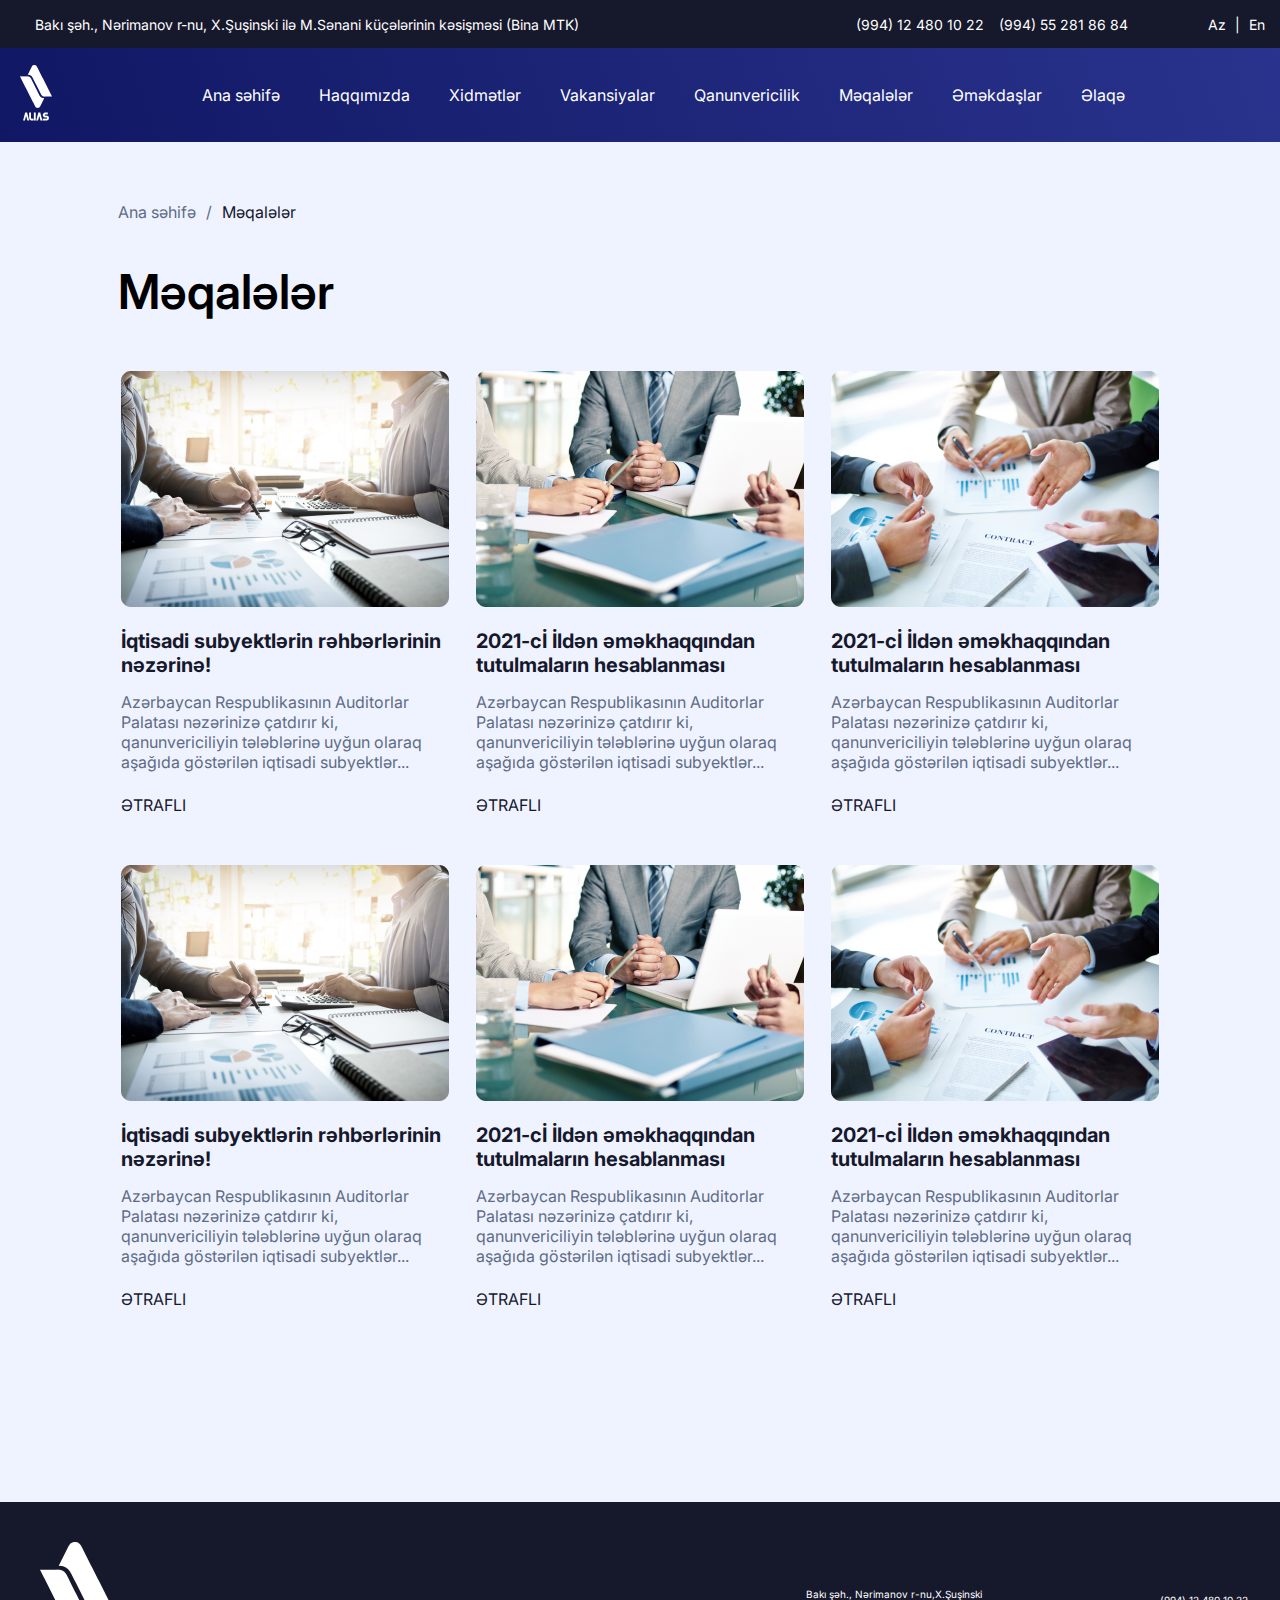
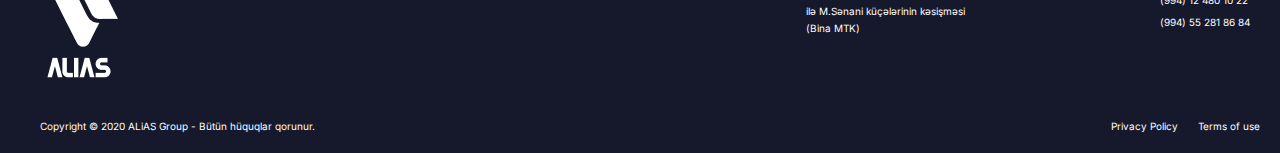
<file: index.html>
<!DOCTYPE html>
<html lang="en">
  <head>
    <meta charset="UTF-8" />
    <meta http-equiv="X-UA-Compatible" content="IE=edge" />
    <meta name="viewport" content="width=device-width, initial-scale=1.0" />
    <title>Document</title>
    <link rel="stylesheet" href="./assets/css/style.css" />
    <link rel="stylesheet" href="./assets/css/global.css" />
    <link rel="stylesheet" href="./assets/css/mobile.css" />

    <link
      href="https://fonts.googleapis.com/css2?family=Inter:wght@100;200;300;400;700;800;900&display=swap"
      rel="stylesheet"
    />
    <link
      rel="stylesheet"
      href="https://cdnjs.cloudflare.com/ajax/libs/font-awesome/6.4.0/css/all.min.css"
      integrity="sha512-iecdLmaskl7CVkqkXNQ/ZH/XLlvWZOJyj7Yy7tcenmpD1ypASozpmT/E0iPtmFIB46ZmdtAc9eNBvH0H/ZpiBw=="
      crossorigin="anonymous"
      referrerpolicy="no-referrer"
    />
  </head>
  <body>
    <div class="nav-top">

<div class="hamburger">
   <button class="menu-btn" onclick="openMenu()">
        <i class="fa-solid fa-bars"></i>
      </button>
      <div class="menu">
        <button class="close-btn" onclick="closeMenu()">
          <i class="fa-solid fa-xmark"></i>
        </button>
           <div class="nav-link">
        <ul class="min-menu">
          <li><a href="#">Ana səhifə</a></li>
          <li><a href="#">Haqqımızda</a></li>
          <li><a href="#">Xidmətlər</a></li>
          <li><a href="#">Vakansiyalar</a></li>
          <li><a href="#">Qanunvericilik</a></li>
          <li><a href="#">Məqalələr</a></li>
          <li><a href="./partner.html">Əməkdaşlar</a></li>
          <li><a href="#">Əlaqə</a></li>
        </ul>
      </div>
      </div></div>
     
      <span> <i class="fa-brands fa-whatsapp"></i> </span>

      <div class="left">
        <i class="fa-solid fa-location-dot"></i>
        <p>
          Bakı şəh., Nərimanov r-nu, X.Şuşinski ilə M.Sənani küçələrinin
          kəsişməsi (Bina MTK)
        </p>
      </div>
      <div class="right">
        
        <i class="fa-solid fa-phone"></i>
        <p>(994) 12 480 10 22</p>
        <p>(994) 55 281 86 84</p>
        <i class="fa-brands fa-whatsapp"></i>
        <p>
          <a href="#">Az</a>
          <span>|</span>

          <a href="#">En</a>
        </p>
      </div>
    </div>

    <div class="nav-bar">
      <a href="#"> <img src="./assets/images/Group 1.png" /> </a>

      <div class="list">
        <ul class="menu-items">
          <li><a href="#">Ana səhifə</a></li>
          <li><a href="#">Haqqımızda</a></li>
          <li><a href="#">Xidmətlər</a></li>
          <li><a href="#">Vakansiyalar</a></li>
          <li><a href="#">Qanunvericilik</a></li>
          <li><a href="#">Məqalələr</a></li>
          <li><a href="./partner.html">Əməkdaşlar</a></li>
          <li><a href="#">Əlaqə</a></li>
        </ul>
       <a href="#"><i class="fa-solid fa-magnifying-glass"></i></a> 
      </div>
    </div>

    <div id="container">
      <ul>
        <li><a href="#">Ana səhifə</a></li>
        <span>/</span>
        <li><a class="bold" href="#">Məqalələr</a></li>
      </ul>

      <h2>Məqalələr</h2>

      <div class="content">
        <div class="item">
          <img src="./assets/images/Rectangle 122.png" alt="" />
          <h3>İqtisadi subyektlərin rəhbərlərinin nəzərinə!</h3>
          <p>
            Azərbaycan Respublikasının Auditorlar Palatası nəzərinizə çatdırır
            ki, qanunvericiliyin tələblərinə uyğun olaraq aşağıda göstərilən
            iqtisadi subyektlər...
          </p>
          <a href="./daxil.html">ƏTRAFLI <i class="fa-solid fa-angle-right"></i></a>
        </div>
        <div class="item">
          <img src="./assets/images/Rectangle 125.png" alt="" />
          <h3>2021-cİ İldən əməkhaqqından tutulmaların hesablanması</h3>
          <p>
            Azərbaycan Respublikasının Auditorlar Palatası nəzərinizə çatdırır
            ki, qanunvericiliyin tələblərinə uyğun olaraq aşağıda göstərilən
            iqtisadi subyektlər...
          </p>
          <a href="#">ƏTRAFLI <i class="fa-solid fa-angle-right"></i></a>
        </div>
        <div class="item">
          <img src="./assets/images/Rectangle 126.png" alt="" />
          <h3>2021-cİ İldən əməkhaqqından tutulmaların hesablanması</h3>
          <p>
            Azərbaycan Respublikasının Auditorlar Palatası nəzərinizə çatdırır
            ki, qanunvericiliyin tələblərinə uyğun olaraq aşağıda göstərilən
            iqtisadi subyektlər...
          </p>
          <a href="#">ƏTRAFLI <i class="fa-solid fa-angle-right"></i></a>
        </div>
        <div class="item">
          <img src="./assets/images/Rectangle 122.png" alt="" />
          <h3>İqtisadi subyektlərin rəhbərlərinin nəzərinə!</h3>
          <p>
            Azərbaycan Respublikasının Auditorlar Palatası nəzərinizə çatdırır
            ki, qanunvericiliyin tələblərinə uyğun olaraq aşağıda göstərilən
            iqtisadi subyektlər...
          </p>
          <a href="#">ƏTRAFLI <i class="fa-solid fa-angle-right"></i></a>
        </div>
        <div class="item">
          <img src="./assets/images/Rectangle 125.png" alt="" />
          <h3>2021-cİ İldən əməkhaqqından tutulmaların hesablanması</h3>
          <p>
            Azərbaycan Respublikasının Auditorlar Palatası nəzərinizə çatdırır
            ki, qanunvericiliyin tələblərinə uyğun olaraq aşağıda göstərilən
            iqtisadi subyektlər...
          </p>
          <a href="#">ƏTRAFLI <i class="fa-solid fa-angle-right"></i></a>
        </div>
        <div class="item">
          <img src="./assets/images/Rectangle 126.png" alt="" />
          <h3>2021-cİ İldən əməkhaqqından tutulmaların hesablanması</h3>
          <p>
            Azərbaycan Respublikasının Auditorlar Palatası nəzərinizə çatdırır
            ki, qanunvericiliyin tələblərinə uyğun olaraq aşağıda göstərilən
            iqtisadi subyektlər...
          </p>
          <a href="#">ƏTRAFLI <i class="fa-solid fa-angle-right"></i></a>
        </div>
      </div>
    </div>

    <footer id="footer">
      <div class="top">
        <div class="icon">
          <a href="#"> <img src="./assets/images/Group 3318.png" alt="" /> </a>
        </div>
        <div class="location">
          <span> <i class="fa-solid fa-location-dot"></i> </span>
          <ol>
            <li>Bakı şəh., Nərimanov r-nu,X.Şuşinski</li>
            <li>ilə M.Sənani küçələrinin kəsişməsi</li>
            <li>(Bina MTK)</li>
          </ol>
        </div>
        <div class="phone">
          <span> <i class="fa-solid fa-phone"></i> </span>

          <ol>
            <li>(994) 12 480 10 22</li>
            <li>(994) 55 281 86 84</li>
          </ol>
        </div>
      </div>
      <div class="menu-alt">
        <ul class="menu-items">
          <li><a href="#">Haqqımızda</a></li>
          <li><a href="#">Xidmətlər</a></li>
          <li><a href="#">Vakansiyalar</a></li>
          <li><a href="#">Qanunvericilik</a></li>
          <li><a href="#">Məqalələr</a></li>
          <li><a href="#">Əlaqə</a></li>
        </ul>

        <div class="location">
          <span> <i class="fa-solid fa-location-dot"></i> </span>
          <ol>
            <li>Bakı şəh., Nərimanov r-nu,X.Şuşinski</li>
            <li>ilə M.Sənani küçələrinin kəsişməsi</li>
            <li>(Bina MTK)</li>
          </ol>
        </div>
        <div class="phone">
          <span> <i class="fa-solid fa-phone"></i> </span>

          <ol>
            <li>(994) 12 480 10 22</li>
            <li>(994) 55 281 86 84</li>
          </ol>
        </div>
      </div>
      </div>
      <div class="bottom">
        <div class="copyright">
          Copyright © 2020 ALiAS Group - Bütün hüquqlar qorunur.
        </div>
        <div class="support">
          <span><a href="#">Privacy Policy</a> </span>
          <span> <a href="#">Terms of use</a> </span>
        </div>
      </div>
    </footer>


    <script src="./assets/js/app.js"></script>
  </body>
</html>
</file>
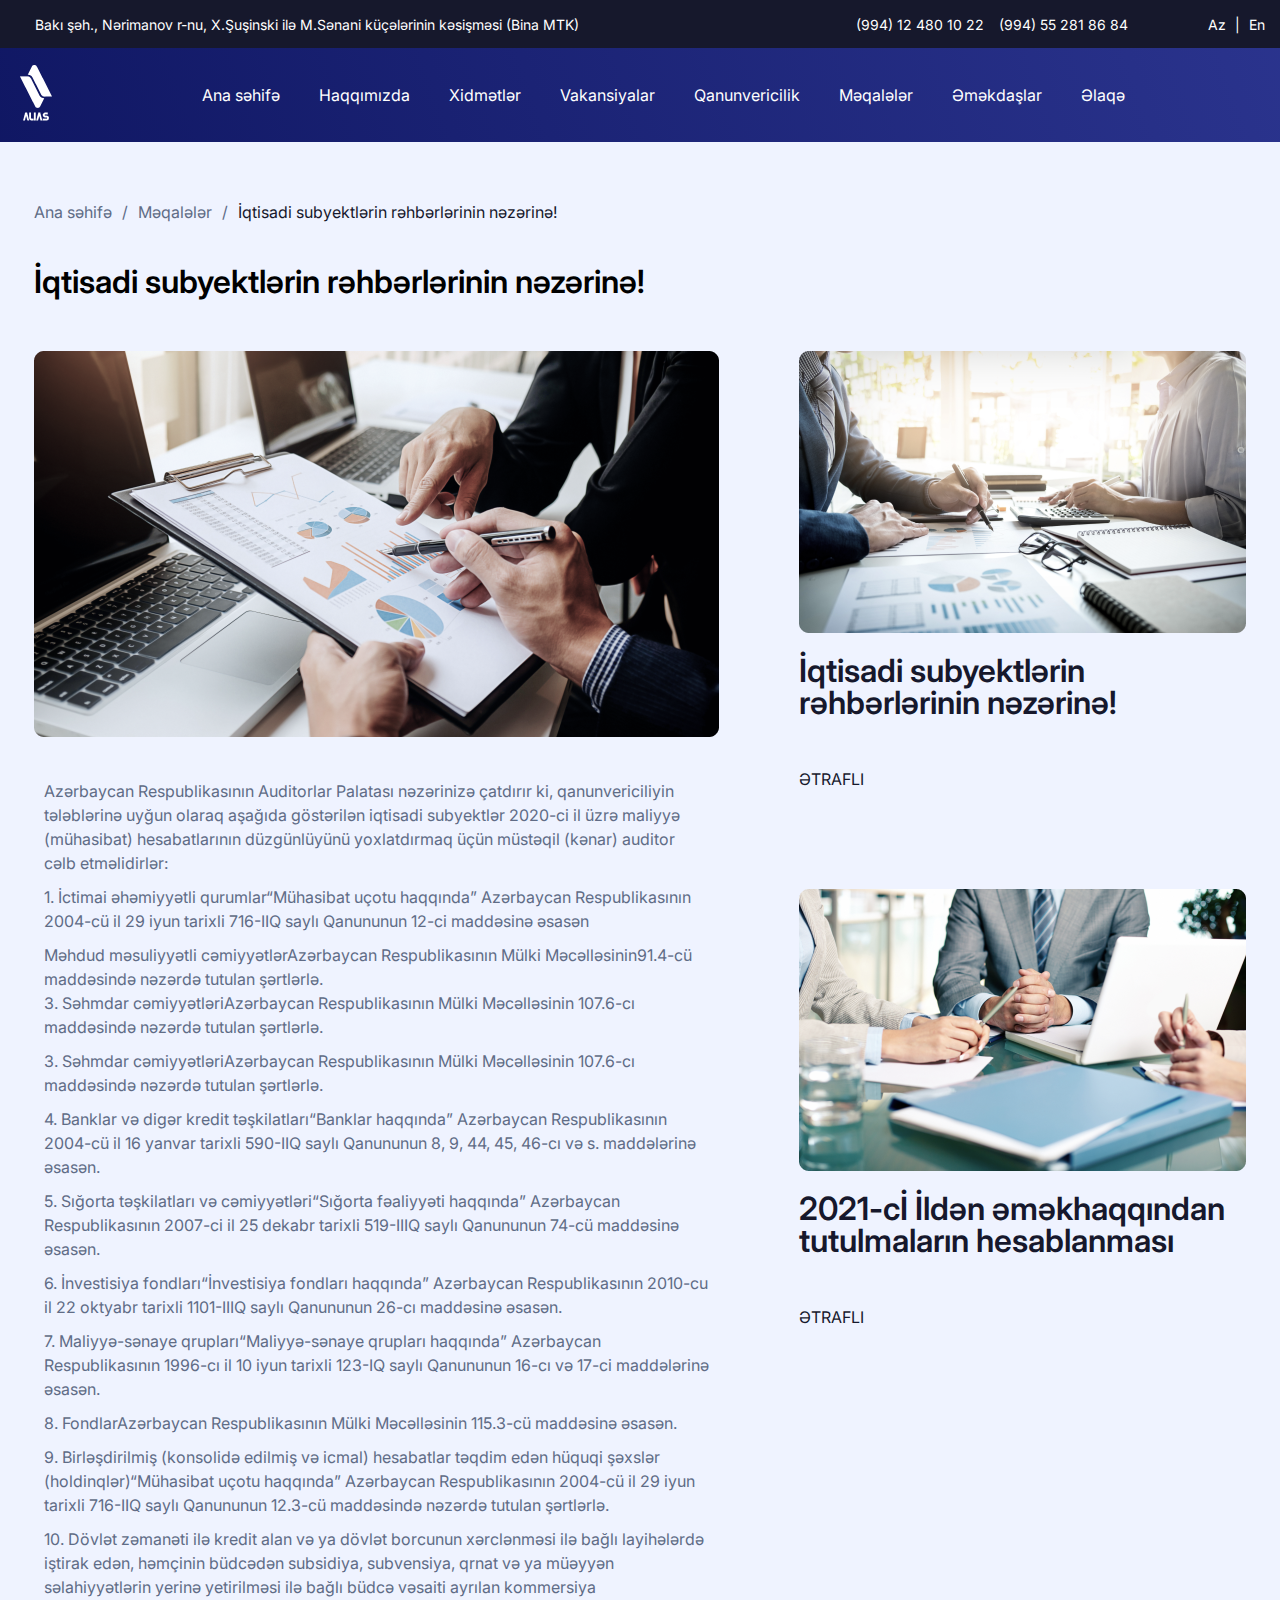
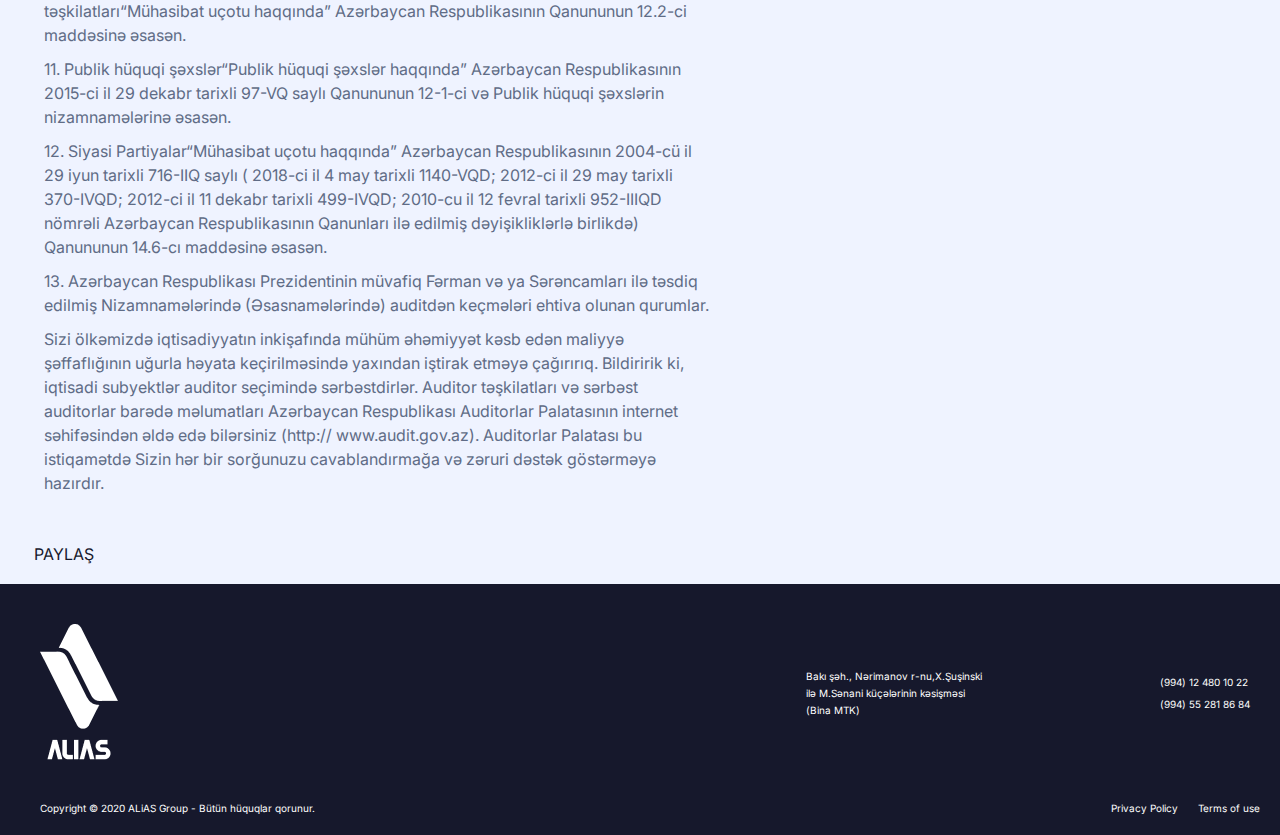
<file: daxil.html>
<!DOCTYPE html>
<html lang="en">
  <head>
    <meta charset="UTF-8" />
    <meta http-equiv="X-UA-Compatible" content="IE=edge" />
    <meta name="viewport" content="width=device-width, initial-scale=1.0" />
    <title>Document</title>
    <link rel="stylesheet" href="./assets/css/daxil.css" />
    <link rel="stylesheet" href="./assets/css/global.css" />
    <link rel="stylesheet" href="./assets/css/d-mobile.css" />

    <link
      href="https://fonts.googleapis.com/css2?family=Inter:wght@100;200;300;400;700;800;900&display=swap"
      rel="stylesheet"
    />
    <link
      rel="stylesheet"
      href="https://cdnjs.cloudflare.com/ajax/libs/font-awesome/6.4.0/css/all.min.css"
      integrity="sha512-iecdLmaskl7CVkqkXNQ/ZH/XLlvWZOJyj7Yy7tcenmpD1ypASozpmT/E0iPtmFIB46ZmdtAc9eNBvH0H/ZpiBw=="
      crossorigin="anonymous"
      referrerpolicy="no-referrer"
    />
  </head>
  <body>
    <div class="nav-top">

      <div class="hamburger">
         <button class="menu-btn" onclick="openMenu()">
              <i class="fa-solid fa-bars"></i>
            </button>
            <div class="menu">
              <button class="close-btn" onclick="closeMenu()">
                <i class="fa-solid fa-xmark"></i>
              </button>
                 <div class="nav-link">
              <ul class="min-menu">
                <li><a href="#">Ana səhifə</a></li>
                <li><a href="#">Haqqımızda</a></li>
                <li><a href="#">Xidmətlər</a></li>
                <li><a href="#">Vakansiyalar</a></li>
                <li><a href="#">Qanunvericilik</a></li>
                <li><a href="./index.html">Məqalələr</a></li>
                <li><a href="./partner.html">Əməkdaşlar</a></li>
                <li><a href="#">Əlaqə</a></li>
              </ul>
            </div>
            </div></div>
           
            <span> <i class="fa-brands fa-whatsapp"></i> </span>
      
            <div class="left">
              <i class="fa-solid fa-location-dot"></i>
              <p>
                Bakı şəh., Nərimanov r-nu, X.Şuşinski ilə M.Sənani küçələrinin
                kəsişməsi (Bina MTK)
              </p>
            </div>
            <div class="right">
              
              <i class="fa-solid fa-phone"></i>
              <p>(994) 12 480 10 22</p>
              <p>(994) 55 281 86 84</p>
              <i class="fa-brands fa-whatsapp"></i>
              <p>
                <a href="#">Az</a>
                <span>|</span>
      
                <a href="#">En</a>
              </p>
            </div>
          </div>

    <div class="nav-bar">
      <a href="#"> <img src="./assets/images/Group 1.png" /> </a>

      <div class="list">
        <ul class="menu-items">
          <li><a href="#">Ana səhifə</a></li>
          <li><a href="#">Haqqımızda</a></li>
          <li><a href="#">Xidmətlər</a></li>
          <li><a href="#">Vakansiyalar</a></li>
          <li><a href="#">Qanunvericilik</a></li>
          <li><a href="./index.html">Məqalələr</a></li>
          <li><a href="./partner.html">Əməkdaşlar</a></li>
          <li><a href="#">Əlaqə</a></li>
        </ul>
       <a href="#"><i class="fa-solid fa-magnifying-glass"></i></a> 
      </div>
    </div>

    <div id="container">
      <ul>
        <li><a href="#">Ana səhifə</a></li>
        <span> / </span>
        <li><a href="./index.html">Məqalələr</a></li>
        <span> / </span>
        <li>
          <a class="third" href="#"
            >İqtisadi subyektlərin rəhbərlərinin nəzərinə!
          </a>
        </li>
      </ul>

      <h3 class="first">İqtisadi subyektlərin rəhbərlərinin nəzərinə!</h3>

      <div class="main">
        <div class="left-side">
          <img src="./assets/images/Rectangle 121.png" alt="" />

          <ol class="content">
            <li>
              Azərbaycan Respublikasının Auditorlar Palatası nəzərinizə çatdırır
              ki, qanunvericiliyin tələblərinə uyğun olaraq aşağıda göstərilən
              iqtisadi subyektlər 2020-ci il üzrə maliyyə (mühasibat)
              hesabatlarının düzgünlüyünü yoxlatdırmaq üçün müstəqil (kənar)
              auditor cəlb etməlidirlər:
            </li>
            <li>
              1. İctimai əhəmiyyətli qurumlar“Mühasibat uçotu haqqında”
              Azərbaycan Respublikasının 2004-cü il 29 iyun tarixli 716-IIQ
              saylı Qanununun 12-ci maddəsinə əsasən
            </li>
            <li>
              Məhdud məsuliyyətli cəmiyyətlərAzərbaycan Respublikasının Mülki
              Məcəlləsinin91.4-cü maddəsində nəzərdə tutulan şərtlərlə. <br />3.
              Səhmdar cəmiyyətləriAzərbaycan Respublikasının Mülki Məcəlləsinin
              107.6-cı maddəsində nəzərdə tutulan şərtlərlə.
            </li>
            <li>
              3. Səhmdar cəmiyyətləriAzərbaycan Respublikasının Mülki
              Məcəlləsinin 107.6-cı maddəsində nəzərdə tutulan şərtlərlə.
            </li>
            <li>
              4. Banklar və digər kredit təşkilatları“Banklar haqqında”
              Azərbaycan Respublikasının 2004-cü il 16 yanvar tarixli 590-IIQ
              saylı Qanununun 8, 9, 44, 45, 46-cı və s. maddələrinə əsasən.
            </li>
            <li>
              5. Sığorta təşkilatları və cəmiyyətləri“Sığorta fəaliyyəti
              haqqında” Azərbaycan Respublikasının 2007-ci il 25 dekabr tarixli
              519-IIIQ saylı Qanununun 74-cü maddəsinə əsasən.
            </li>
            <li>
              6. İnvestisiya fondları“İnvestisiya fondları haqqında” Azərbaycan
              Respublikasının 2010-cu il 22 oktyabr tarixli 1101-IIIQ saylı
              Qanununun 26-cı maddəsinə əsasən.
            </li>
            <li>
              7. Maliyyə-sənaye qrupları“Maliyyə-sənaye qrupları haqqında”
              Azərbaycan Respublikasının 1996-cı il 10 iyun tarixli 123-IQ saylı
              Qanununun 16-cı və 17-ci maddələrinə əsasən.
            </li>
            <li>
              8. FondlarAzərbaycan Respublikasının Mülki Məcəlləsinin 115.3-cü
              maddəsinə əsasən.
            </li>
            <li>
              9. Birləşdirilmiş (konsolidə edilmiş və icmal) hesabatlar təqdim
              edən hüquqi şəxslər (holdinqlər)“Mühasibat uçotu haqqında”
              Azərbaycan Respublikasının 2004-cü il 29 iyun tarixli 716-IIQ
              saylı Qanununun 12.3-cü maddəsində nəzərdə tutulan şərtlərlə.
            </li>
            <li>
              10. Dövlət zəmanəti ilə kredit alan və ya dövlət borcunun
              xərclənməsi ilə bağlı layihələrdə iştirak edən, həmçinin büdcədən
              subsidiya, subvensiya, qrnat və ya müəyyən səlahiyyətlərin yerinə
              yetirilməsi ilə bağlı büdcə vəsaiti ayrılan kommersiya
              təşkilatları“Mühasibat uçotu haqqında” Azərbaycan Respublikasının
              Qanununun 12.2-ci maddəsinə əsasən.
            </li>
            <li>
              11. Publik hüquqi şəxslər“Publik hüquqi şəxslər haqqında”
              Azərbaycan Respublikasının 2015-ci il 29 dekabr tarixli 97-VQ
              saylı Qanununun 12-1-ci və Publik hüquqi şəxslərin nizamnamələrinə
              əsasən.
            </li>
            <li>
              12. Siyasi Partiyalar“Mühasibat uçotu haqqında” Azərbaycan
              Respublikasının 2004-cü il 29 iyun tarixli 716-IIQ saylı ( 2018-ci
              il 4 may tarixli 1140-VQD; 2012-ci il 29 may tarixli 370-IVQD;
              2012-ci il 11 dekabr tarixli 499-IVQD; 2010-cu il 12 fevral
              tarixli 952-IIIQD nömrəli Azərbaycan Respublikasının Qanunları ilə
              edilmiş dəyişikliklərlə birlikdə) Qanununun 14.6-cı maddəsinə
              əsasən.
            </li>
            <li>
              13. Azərbaycan Respublikası Prezidentinin müvafiq Fərman və ya
              Sərəncamları ilə təsdiq edilmiş Nizamnamələrində (Əsasnamələrində)
              auditdən keçmələri ehtiva olunan qurumlar.
            </li>
            <li>
              Sizi ölkəmizdə iqtisadiyyatın inkişafında mühüm əhəmiyyət kəsb
              edən maliyyə şəffaflığının uğurla həyata keçirilməsində yaxından
              iştirak etməyə çağırırıq. Bildiririk ki, iqtisadi subyektlər
              auditor seçimində sərbəstdirlər. Auditor təşkilatları və sərbəst
              auditorlar barədə məlumatları Azərbaycan Respublikası Auditorlar
              Palatasının internet səhifəsindən əldə edə bilərsiniz (http://
              www.audit.gov.az). Auditorlar Palatası bu istiqamətdə Sizin hər
              bir sorğunuzu cavablandırmağa və zəruri dəstək göstərməyə
              hazırdır.
            </li>
          </ol>
        </div>
        <div class="right-side">
          <div class="box">
            <img src="./assets/images/Rectangle 122.1.png" alt="" />
            <h3 class="bir">İqtisadi subyektlərin rəhbərlərinin nəzərinə!</h3>
            <a class="link1" href="#"
              >ƏTRAFLI <i class="fa-solid fa-angle-right"></i
            ></a>
          </div>
          <div class="box">
            <img src="./assets/images/Rectangle 124.png" alt="" />
            <h3 class="iki">2021-cİ İldən əməkhaqqından tutulmaların hesablanması</h3>
            <a class="link2" href="#"
              >ƏTRAFLI <i class="fa-solid fa-angle-right"></i
            ></a>
          </div>
        </div>
      </div>

      <div class="social">
        <a href="#">Paylaş</a>
        <div>
          <span
            ><a href="https://www.facebook.com/"
              ><i class="fa-brands fa-facebook-f"></i
            ></a>
          </span>
          <span
            ><a href="https://twitter.com/"
              ><i class="fa-brands fa-twitter"></i
            ></a>
          </span>
        </div>
      </div>
    </div>

    <footer id="footer">
      <div class="top">
        <div class="icon">
          <a href="#"> <img src="./assets/images/Group 3318.png" alt="" /> </a>
        </div>
        <div class="location">
          <span> <i class="fa-solid fa-location-dot"></i> </span>
          <ol>
            <li>Bakı şəh., Nərimanov r-nu,X.Şuşinski</li>
            <li>ilə M.Sənani küçələrinin kəsişməsi</li>
            <li>(Bina MTK)</li>
          </ol>
        </div>
        <div class="phone">
          <span> <i class="fa-solid fa-phone"></i> </span>

          <ol>
            <li>(994) 12 480 10 22</li>
            <li>(994) 55 281 86 84</li>
          </ol>
        </div>
      </div>
      <div class="menu-alt">
        <ul class="menu-items">
          <li><a href="#">Haqqımızda</a></li>
          <li><a href="#">Xidmətlər</a></li>
          <li><a href="#">Vakansiyalar</a></li>
          <li><a href="#">Qanunvericilik</a></li>
          <li><a href="#">Məqalələr</a></li>
          <li><a href="#">Əlaqə</a></li>
        </ul>

        <div class="location">
          <span> <i class="fa-solid fa-location-dot"></i> </span>
          <ol>
            <li>Bakı şəh., Nərimanov r-nu,X.Şuşinski</li>
            <li>ilə M.Sənani küçələrinin kəsişməsi</li>
            <li>(Bina MTK)</li>
          </ol>
        </div>
        <div class="phone">
          <span> <i class="fa-solid fa-phone"></i> </span>

          <ol>
            <li>(994) 12 480 10 22</li>
            <li>(994) 55 281 86 84</li>
          </ol>
        </div>
      </div>
      </div>
      <div class="bottom">
        <div class="copyright">
          Copyright © 2020 ALiAS Group - Bütün hüquqlar qorunur.
        </div>
        <div class="support">
          <span><a href="#">Privacy Policy</a> </span>
          <span> <a href="#">Terms of use</a> </span>
        </div>
      </div>
    </footer>   
    
    
    <script src="./assets/js/app.js"></script>

  </body>
</html>
</file>
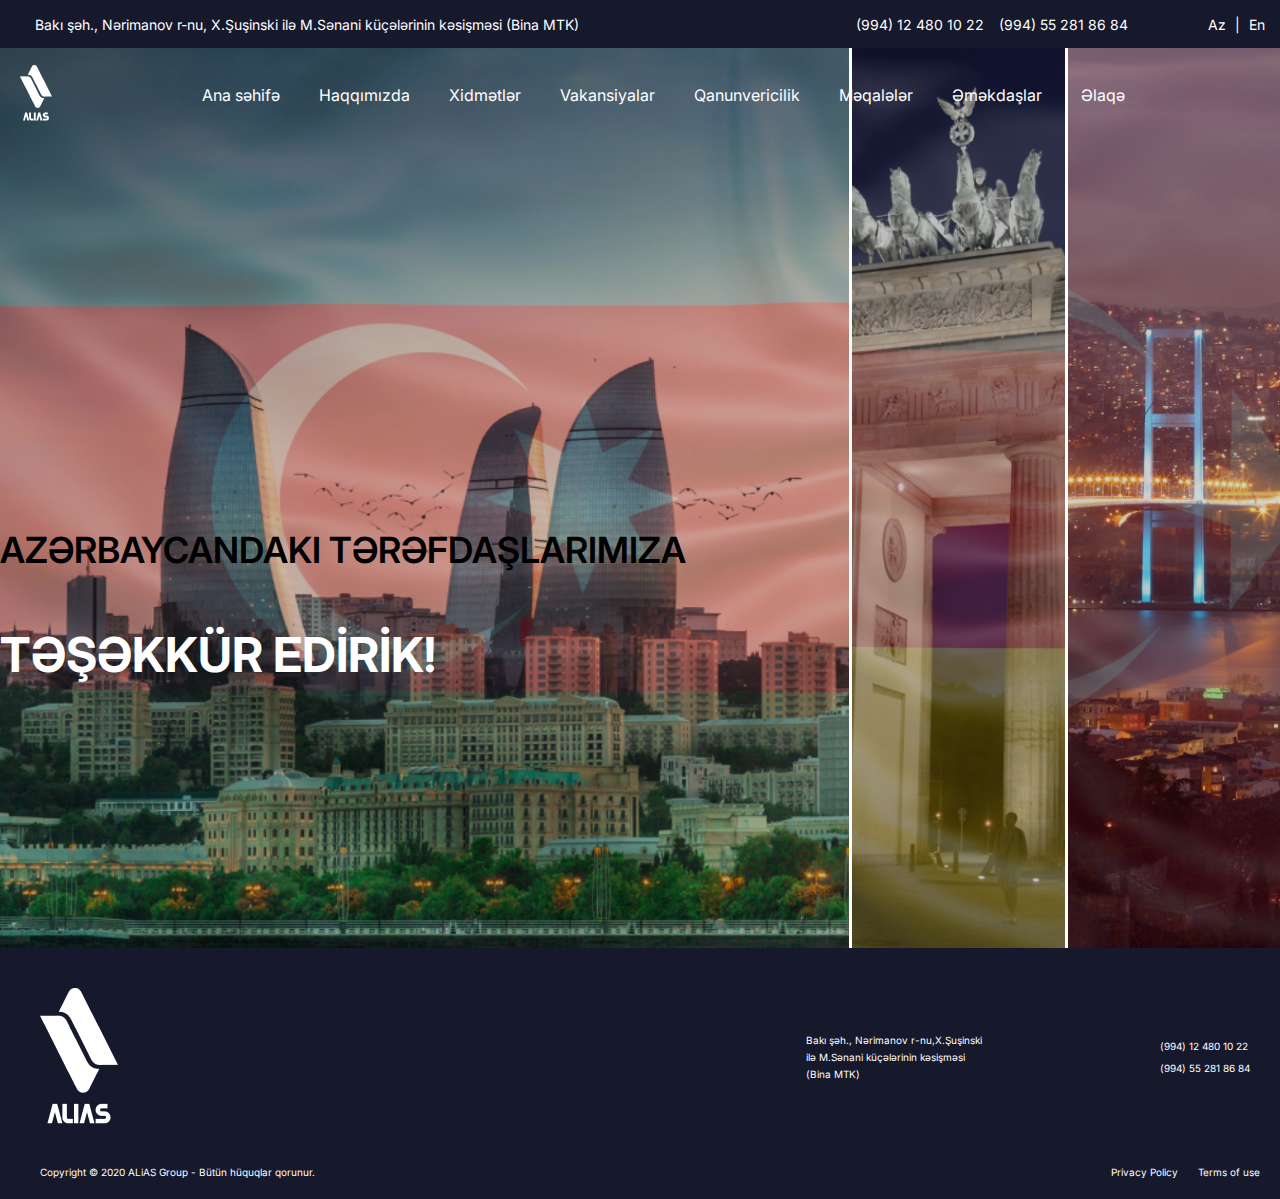
<file: home.html>
<!DOCTYPE html>
<html lang="en">
  <head>
    <meta charset="UTF-8" />
    <meta http-equiv="X-UA-Compatible" content="IE=edge" />
    <meta name="viewport" content="width=device-width, initial-scale=1.0" />
    <title>Document</title>
    <link rel="stylesheet" href="./assets/css/home.css" />
    <link rel="stylesheet" href="./assets/css/global.css" />
    <link rel="stylesheet" href="./assets/css/home-mobile.css" />

    <link
      href="https://fonts.googleapis.com/css2?family=Inter:wght@100;200;300;400;700;800;900&display=swap"
      rel="stylesheet"
    />
    <link
      rel="stylesheet"
      href="https://cdnjs.cloudflare.com/ajax/libs/font-awesome/6.4.0/css/all.min.css"
      integrity="sha512-iecdLmaskl7CVkqkXNQ/ZH/XLlvWZOJyj7Yy7tcenmpD1ypASozpmT/E0iPtmFIB46ZmdtAc9eNBvH0H/ZpiBw=="
      crossorigin="anonymous"
      referrerpolicy="no-referrer"
    />
  </head>
  <body>
    <div class="nav-top">
      <div class="hamburger">
        <button class="menu-btn" onclick="openMenu()">
          <i class="fa-solid fa-bars"></i>
        </button>
        <div class="menu">
          <button class="close-btn" onclick="closeMenu()">
            <i class="fa-solid fa-xmark"></i>
          </button>
          <div class="nav-link">
            <ul class="min-menu">
              <li><a href="#">Ana səhifə</a></li>
              <li><a href="#">Haqqımızda</a></li>
              <li><a href="#">Xidmətlər</a></li>
              <li><a href="#">Vakansiyalar</a></li>
              <li><a href="#">Qanunvericilik</a></li>
              <li><a href="#">Məqalələr</a></li>
              <li><a href="./partner.html">Əməkdaşlar</a></li>
              <li><a href="#">Əlaqə</a></li>
            </ul>
          </div>
        </div>
      </div>

      <span> <i class="fa-brands fa-whatsapp"></i> </span>

      <div class="left">
        <i class="fa-solid fa-location-dot"></i>
        <p>
          Bakı şəh., Nərimanov r-nu, X.Şuşinski ilə M.Sənani küçələrinin
          kəsişməsi (Bina MTK)
        </p>
      </div>
      <div class="right">
        <i class="fa-solid fa-phone"></i>
        <p>(994) 12 480 10 22</p>
        <p>(994) 55 281 86 84</p>
        <i class="fa-brands fa-whatsapp"></i>
        <p>
          <a href="#">Az</a>
          <span>|</span>

          <a href="#">En</a>
        </p>
      </div>
    </div>
    <div class="header">
      <div class="nav-bar home_navbar">
        <a href="#"> <img src="./assets/images/Group 1.png" /> </a>

        <div class="list">
          <ul class="menu-items">
            <li><a href="#">Ana səhifə</a></li>
            <li><a href="#">Haqqımızda</a></li>
            <li><a href="#">Xidmətlər</a></li>
            <li><a href="#">Vakansiyalar</a></li>
            <li><a href="#">Qanunvericilik</a></li>
            <li><a href="#">Məqalələr</a></li>
            <li><a href="./partner.html">Əməkdaşlar</a></li>
            <li><a href="#">Əlaqə</a></li>
          </ul>
          <a href="#"><i class="fa-solid fa-magnifying-glass"></i></a>
        </div>
      </div>

      <div class="header_body">
        <div class="header_body_wrapper">
          <div class="header_body_image active">
            <img src="./assets/images/Az.png" alt="" />
            <div class="image_tag">
              <h2>AZƏRBAYCANDAKI TƏRƏFDAŞLARIMIZA</h2>
              <p>TƏŞƏKKÜR EDİRİK!</p>
            </div>
            
          </div>
          <div class="header_body_image center">
            <img src="./assets/images/GR.png" alt="" />
            <div class="image_tag">
               <h2>ALMANIYADAKI TƏRƏFDAŞLARIMIZA</h2>
              <p>TƏŞƏKKÜR EDİRİK!</p></div>

          </div>
          <div class="header_body_image">
            <img src="./assets/images/Tr.png" alt="" />
            <div class="image_tag">
               <h2>TÜRKİYƏDƏKİ TƏRƏFDAŞLARIMIZA</h2>
              <p>TƏŞƏKKÜR EDİRİK!</p></div>

          </div>
        </div>
      </div>
    </div>

    <footer id="footer">
      <div class="top">
        <div class="icon">
          <a href="#"> <img src="./assets/images/Group 3318.png" alt="" /> </a>
        </div>
        <div class="location">
          <span> <i class="fa-solid fa-location-dot"></i> </span>
          <ol>
            <li>Bakı şəh., Nərimanov r-nu,X.Şuşinski</li>
            <li>ilə M.Sənani küçələrinin kəsişməsi</li>
            <li>(Bina MTK)</li>
          </ol>
        </div>
        <div class="phone">
          <span> <i class="fa-solid fa-phone"></i> </span>

          <ol>
            <li>(994) 12 480 10 22</li>
            <li>(994) 55 281 86 84</li>
          </ol>
        </div>
      </div>
      <div class="menu-alt">
        <ul class="menu-items">
          <li><a href="#">Haqqımızda</a></li>
          <li><a href="#">Xidmətlər</a></li>
          <li><a href="#">Vakansiyalar</a></li>
          <li><a href="#">Qanunvericilik</a></li>
          <li><a href="#">Məqalələr</a></li>
          <li><a href="#">Əlaqə</a></li>
        </ul>

        <div class="location">
          <span> <i class="fa-solid fa-location-dot"></i> </span>
          <ol>
            <li>Bakı şəh., Nərimanov r-nu,X.Şuşinski</li>
            <li>ilə M.Sənani küçələrinin kəsişməsi</li>
            <li>(Bina MTK)</li>
          </ol>
        </div>
        <div class="phone">
          <span> <i class="fa-solid fa-phone"></i> </span>

          <ol>
            <li>(994) 12 480 10 22</li>
            <li>(994) 55 281 86 84</li>
          </ol>
        </div>
      </div>
      </div>
      <div class="bottom">
        <div class="copyright">
          Copyright © 2020 ALiAS Group - Bütün hüquqlar qorunur.
        </div>
        <div class="support">
          <span><a href="#">Privacy Policy</a> </span>
          <span> <a href="#">Terms of use</a> </span>
        </div>
      </div>
    </footer>
    <script src="./assets/js/home.js"></script>
  </body>
</html>
</file>
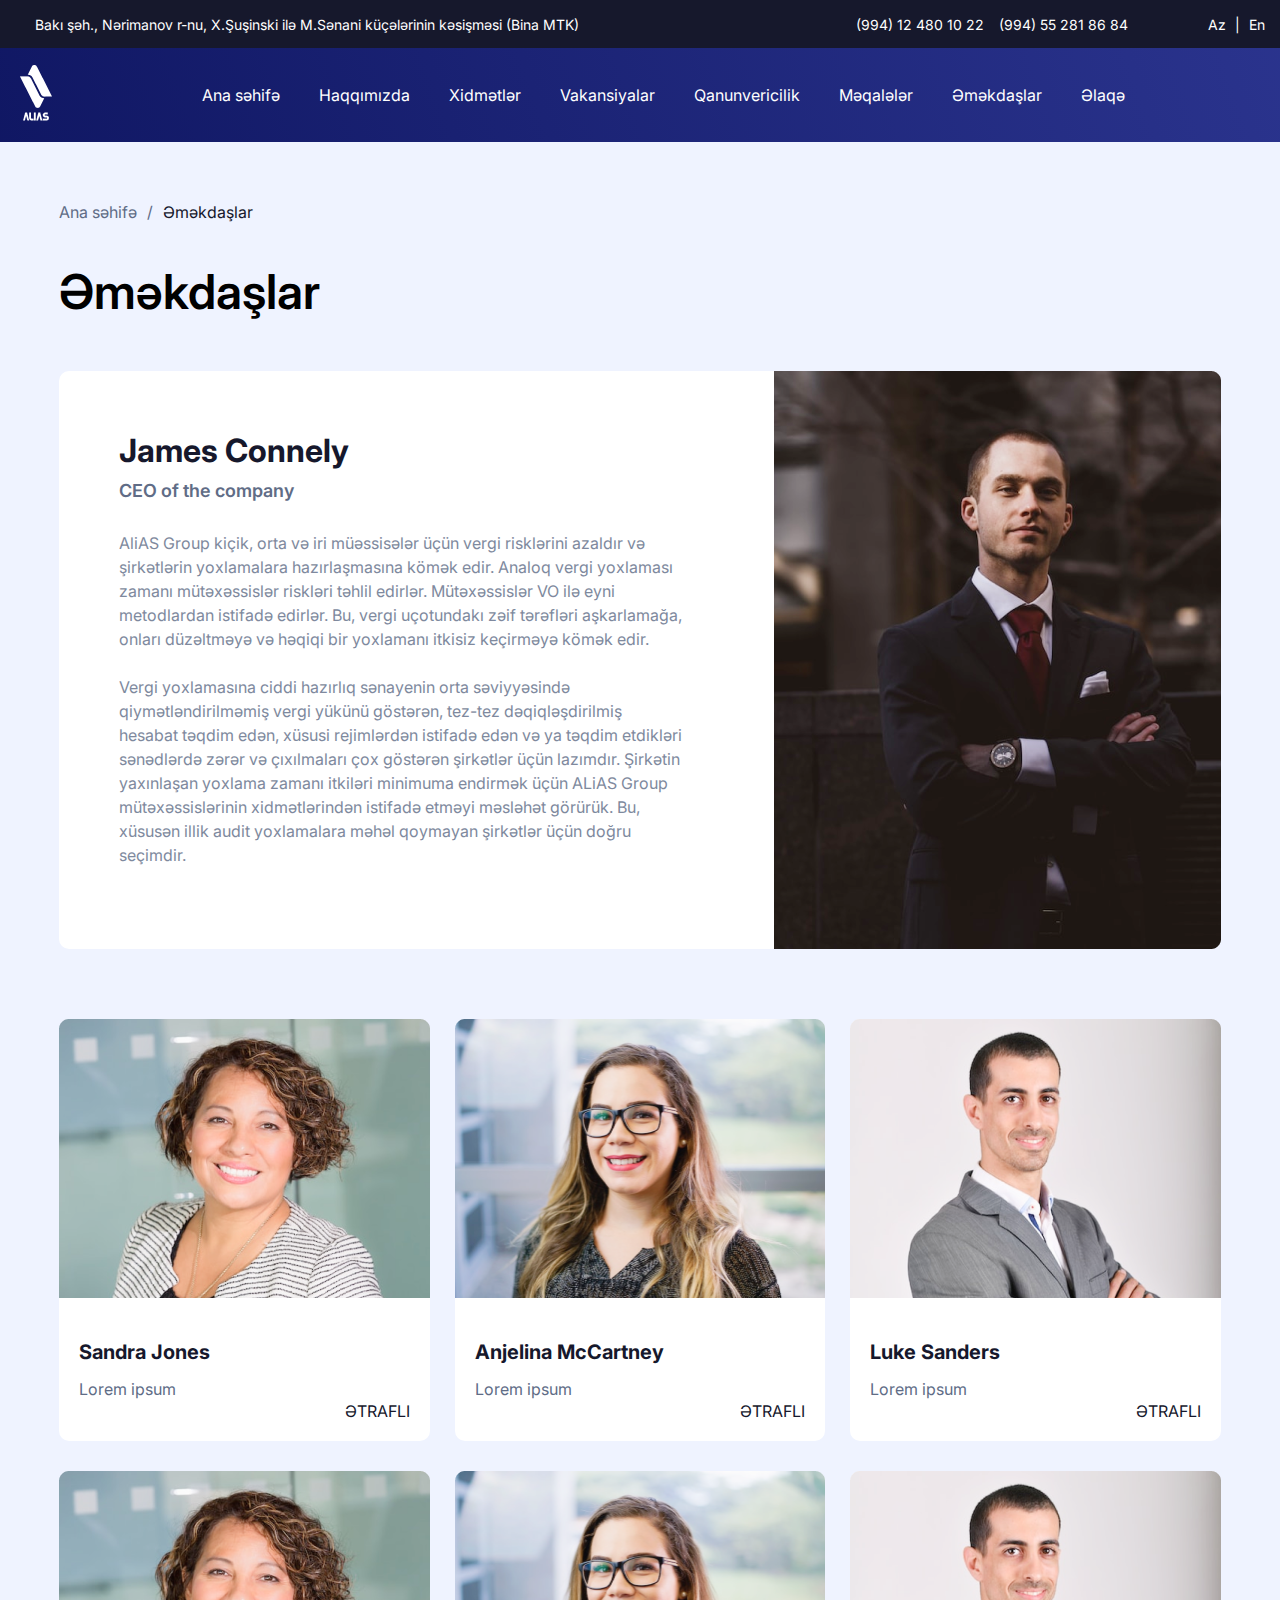
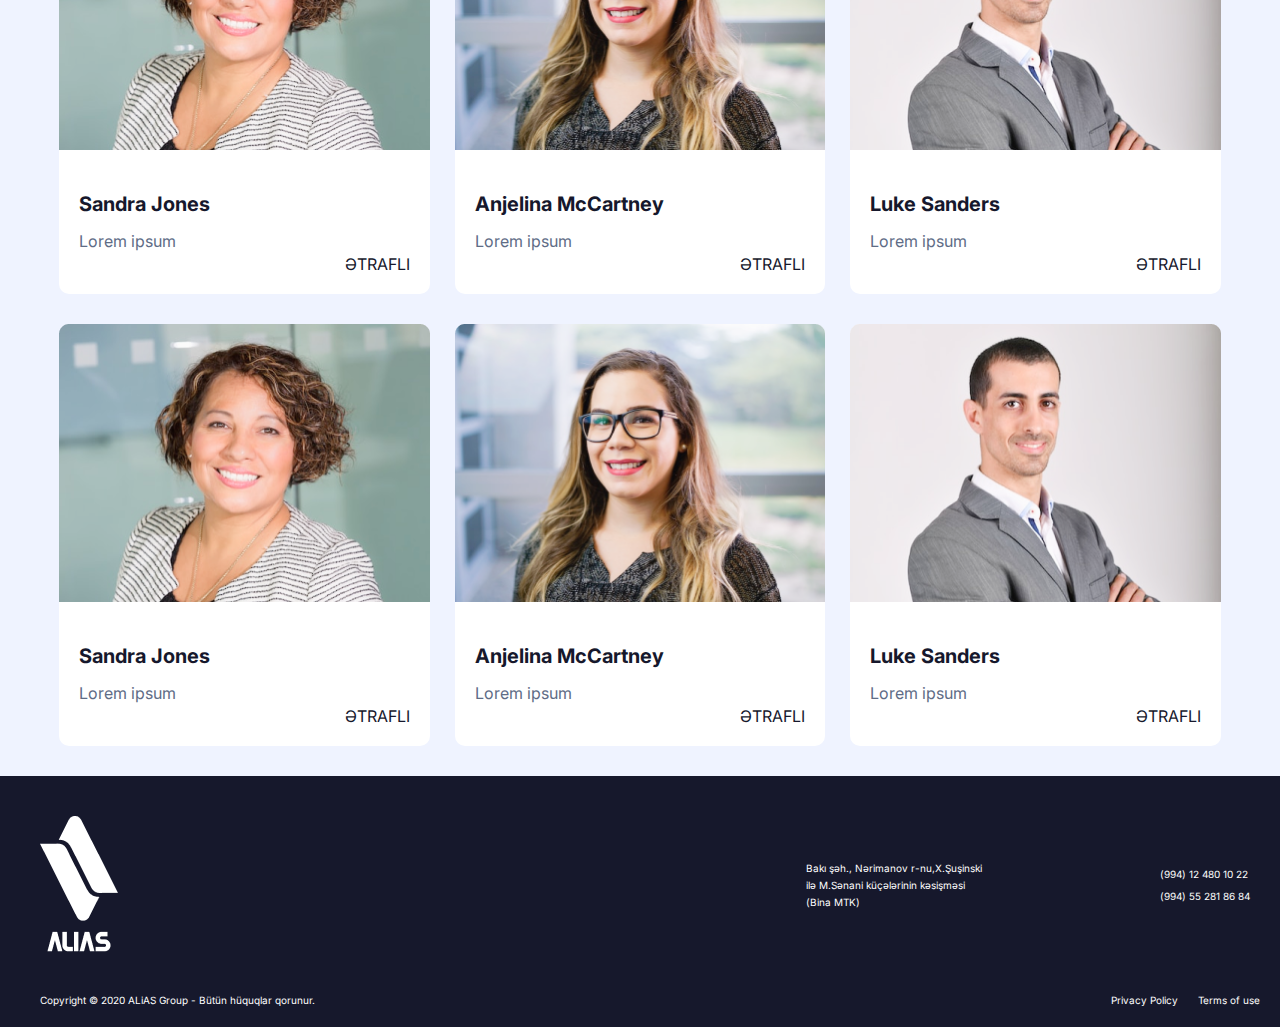
<file: partner.html>
<!DOCTYPE html>
<html lang="en">
  <head>
    <meta charset="UTF-8" />
    <meta http-equiv="X-UA-Compatible" content="IE=edge" />
    <meta name="viewport" content="width=device-width, initial-scale=1.0" />
    <title>Document</title>
    <link rel="stylesheet" href="./assets/css/partner.css" />
    <link rel="stylesheet" href="./assets/css/global.css" />
    <link rel="stylesheet" href="./assets/css/partner-mobile.css" />

    <link
      href="https://fonts.googleapis.com/css2?family=Inter:wght@100;200;300;400;700;800;900&display=swap"
      rel="stylesheet"
    />
    <link
      rel="stylesheet"
      href="https://cdnjs.cloudflare.com/ajax/libs/font-awesome/6.4.0/css/all.min.css"
      integrity="sha512-iecdLmaskl7CVkqkXNQ/ZH/XLlvWZOJyj7Yy7tcenmpD1ypASozpmT/E0iPtmFIB46ZmdtAc9eNBvH0H/ZpiBw=="
      crossorigin="anonymous"
      referrerpolicy="no-referrer"
    />
  </head>
  <body>
    <div class="nav-top">

      <div class="hamburger">
         <button class="menu-btn" onclick="openMenu()">
              <i class="fa-solid fa-bars"></i>
            </button>
            <div class="menu">
              <button class="close-btn" onclick="closeMenu()">
                <i class="fa-solid fa-xmark"></i>
              </button>
                 <div class="nav-link">
              <ul class="min-menu">
                <li><a href="#">Ana səhifə</a></li>
                <li><a href="#">Haqqımızda</a></li>
                <li><a href="#">Xidmətlər</a></li>
                <li><a href="#">Vakansiyalar</a></li>
                <li><a href="#">Qanunvericilik</a></li>
                <li><a href="index.html">Məqalələr</a></li>
                <li><a href="#">Əməkdaşlar</a></li>
                <li><a href="#">Əlaqə</a></li>
              </ul>
            </div>
            </div></div>
           
            <span> <i class="fa-brands fa-whatsapp"></i> </span>
      
            <div class="left">
              <i class="fa-solid fa-location-dot"></i>
              <p>
                Bakı şəh., Nərimanov r-nu, X.Şuşinski ilə M.Sənani küçələrinin
                kəsişməsi (Bina MTK)
              </p>
            </div>
            <div class="right">
              
              <i class="fa-solid fa-phone"></i>
              <p>(994) 12 480 10 22</p>
              <p>(994) 55 281 86 84</p>
              <i class="fa-brands fa-whatsapp"></i>
              <p>
                <a href="#">Az</a>
                <span>|</span>
      
                <a href="#">En</a>
              </p>
            </div>
          </div>

    <div class="nav-bar">
      <a href="#"> <img src="./assets/images/Group 1.png" /> </a>

      <div class="list">
        <ul class="menu-items">
          <li><a href="#">Ana səhifə</a></li>
          <li><a href="#">Haqqımızda</a></li>
          <li><a href="#">Xidmətlər</a></li>
          <li><a href="#">Vakansiyalar</a></li>
          <li><a href="#">Qanunvericilik</a></li>
          <li><a href="./index.html">Məqalələr</a></li>
          <li><a href="#">Əməkdaşlar</a></li>
          <li><a href="#">Əlaqə</a></li>
        </ul>
        <a href="#"><i class="fa-solid fa-magnifying-glass"></i></a> 
      </div>
    </div>

    
    <div id="container">
      <ul>
        <li><a href="#">Ana səhifə</a></li>
        <span>/</span>
        <li><a class="bold" href="#">Əməkdaşlar</a></li>
      </ul>

      <h2>Əməkdaşlar</h2>
<div class="main">
  <div class="ls"><h3>James Connely</h3><h4>CEO of the company</h4>
  <div class="paraq"><p>AliAS Group kiçik, orta və iri müəssisələr üçün vergi risklərini azaldır və şirkətlərin yoxlamalara hazırlaşmasına kömək edir. Analoq vergi yoxlaması zamanı mütəxəssislər riskləri təhlil edirlər. Mütəxəssislər VO ilə eyni metodlardan istifadə edirlər. Bu, vergi uçotundakı zəif tərəfləri aşkarlamağa, onları düzəltməyə və həqiqi bir yoxlamanı itkisiz keçirməyə kömək edir.
   <br> <br> Vergi yoxlamasına ciddi hazırlıq sənayenin orta səviyyəsində qiymətləndirilməmiş vergi yükünü göstərən, tez-tez dəqiqləşdirilmiş hesabat təqdim edən, xüsusi rejimlərdən istifadə edən və ya təqdim etdikləri sənədlərdə zərər və çıxılmaları çox göstərən şirkətlər üçün lazımdır. Şirkətin yaxınlaşan yoxlama zamanı itkiləri minimuma endirmək üçün ALiAS Group mütəxəssislərinin xidmətlərindən istifadə etməyi məsləhət görürük. Bu, xüsusən illik audit yoxlamalara məhəl qoymayan şirkətlər üçün doğru seçimdir.</p></div> </div>
  <div class="rs">
    <img src="./assets/images/Rectangle 141.png" alt="">
  </div>
</div>


<div class="content">
  <div class="item">
    <img src="./assets/images/Rectangle 143.png" alt="" />
   <div class="info"><h3>Sandra Jones</h3>
    <p>
      Lorem ipsum
    </p>
    <a href="#">ƏTRAFLI <i class="fa-solid fa-angle-right"></i></a></div> 
  </div>
  <div class="item">
    <img src="./assets/images/Rectangle 143(1).png" alt="" />
    <div class="info"><h3>Anjelina McCartney</h3>
    <p>
      Lorem ipsum
    </p>
    <a href="#">ƏTRAFLI <i class="fa-solid fa-angle-right"></i></a></div> 
  </div>
  <div class="item">
    <img src="./assets/images/Rectangle 143(2).png" alt="" />
    <div class="info"><h3>Luke Sanders</h3>
    <p>
      Lorem ipsum
    </p>
    <a href="#">ƏTRAFLI <i class="fa-solid fa-angle-right"></i></a></div> 
  </div>

  <div class="item">
    <img src="./assets/images/Rectangle 143.png" alt="" />
    <div class="info"><h3>Sandra Jones</h3>
    <p>
      Lorem ipsum
    </p>
    <a href="#">ƏTRAFLI <i class="fa-solid fa-angle-right"></i></a></div>  
  </div>
  <div class="item">
    <img src="./assets/images/Rectangle 143(1).png" alt="" />
    <div class="info"><h3>Anjelina McCartney</h3>
    <p>
      Lorem ipsum
    </p>
    <a href="#">ƏTRAFLI <i class="fa-solid fa-angle-right"></i></a></div>  
  </div>
  <div class="item">
    <img src="./assets/images/Rectangle 143(2).png" alt="" />
    <div class="info"><h3>Luke Sanders</h3>
    <p>
      Lorem ipsum
    </p>
    <a href="#">ƏTRAFLI <i class="fa-solid fa-angle-right"></i></a></div>  
  </div>
  <div class="item">
    <img src="./assets/images/Rectangle 143.png" alt="" />
    <div class="info"><h3>Sandra Jones</h3>
    <p>
      Lorem ipsum
    </p>
    <a href="#">ƏTRAFLI <i class="fa-solid fa-angle-right"></i></a></div>  
  </div>
  <div class="item">
    <img src="./assets/images/Rectangle 143(1).png" alt="" />
    <div class="info"><h3>Anjelina McCartney</h3>
    <p>
      Lorem ipsum
    </p>
    <a href="#">ƏTRAFLI <i class="fa-solid fa-angle-right"></i></a></div> 
  </div>

  <div class="item">
    <img src="./assets/images/Rectangle 143(2).png" alt="" />
    <div class="info"><h3>Luke Sanders</h3>
    <p>
      Lorem ipsum
    </p>
    <a href="#">ƏTRAFLI <i class="fa-solid fa-angle-right"></i></a></div>  
  </div>
</div>
     
    </div>





    <footer id="footer">
      <div class="top">
        <div class="icon">
          <a href="#"> <img src="./assets/images/Group 3318.png" alt="" /> </a>
        </div>
        <div class="location">
          <span> <i class="fa-solid fa-location-dot"></i> </span>
          <ol>
            <li>Bakı şəh., Nərimanov r-nu,X.Şuşinski</li>
            <li>ilə M.Sənani küçələrinin kəsişməsi</li>
            <li>(Bina MTK)</li>
          </ol>
        </div>
        <div class="phone">
          <span> <i class="fa-solid fa-phone"></i> </span>

          <ol>
            <li>(994) 12 480 10 22</li>
            <li>(994) 55 281 86 84</li>
          </ol>
        </div>
      </div>
      <div class="menu-alt">
        <ul class="menu-items">
          <li><a href="#">Haqqımızda</a></li>
          <li><a href="#">Xidmətlər</a></li>
          <li><a href="#">Vakansiyalar</a></li>
          <li><a href="#">Qanunvericilik</a></li>
          <li><a href="#">Məqalələr</a></li>
          <li><a href="#">Əlaqə</a></li>
        </ul>

        <div class="location">
          <span> <i class="fa-solid fa-location-dot"></i> </span>
          <ol>
            <li>Bakı şəh., Nərimanov r-nu,X.Şuşinski</li>
            <li>ilə M.Sənani küçələrinin kəsişməsi</li>
            <li>(Bina MTK)</li>
          </ol>
        </div>
        <div class="phone">
          <span> <i class="fa-solid fa-phone"></i> </span>

          <ol>
            <li>(994) 12 480 10 22</li>
            <li>(994) 55 281 86 84</li>
          </ol>
        </div>
      </div>
      </div>
      <div class="bottom">
        <div class="copyright">
          Copyright © 2020 ALiAS Group - Bütün hüquqlar qorunur.
        </div>
        <div class="support">
          <span><a href="#">Privacy Policy</a> </span>
          <span> <a href="#">Terms of use</a> </span>
        </div>
      </div>
    </footer>


    <script src="./assets/js/app.js"></script>
  </body>
</html>
</file>
<file: assets/css/style.css>
.nav-top {
  width: 100%;
  height: 48px;
  background-color: #16182c;
  display: flex;
  justify-content: space-between;
  margin: 0 auto;
  color: #fff;
  align-items: center;
  font-size: 14px;
}

.nav-top > span {
  display: none;
}

/*  */

.nav-top .hamburger {
  display: none;
}

.hamburger button {
  cursor: pointer;
  color: #eff3ff;
}

.hamburger .menu .nav-link ul {
  list-style: none;
  padding: 20px;
}
.hamburger .menu .nav-link ul a {
  color: #16182c;
  font-size: 16px;
  text-align: center;
}

.hamburger .menu .nav-link ul a:hover {
  background-color: #353f9e;
  color: white;
  transition: 0.7s ease-in-out;
  border-radius: 50px;
}
.hamburger .menu .nav-link {
  background: #eff3ff;
  position: absolute;
  width: 180px;
  border-radius: 10px;
}

/*  */

.nav-top .left {
  display: flex;
  gap: 15px;
  margin-left: 20px;
}

.right {
  display: flex;
  gap: 15px;
  margin-right: 10px;
  align-items: center;
}

.right a {
  color: #fff;
  text-decoration: none;
  margin: 5px;
}

.right a:nth-child(1) {
  margin-left: 50px;
}

.right a:nth-child(2) {
  opacity: 0.7;
  margin-right: 35px;
}

.nav-bar {
  display: flex;
  justify-content: space-between;
  align-items: center;
  text-align: center;
  height: 94px;
  background: linear-gradient(250.46deg, #353f9e -41.69%, #0d145f 111.45%);
  color: white;
  font-size: 1.6rem;
  margin-bottom: 60px;
}

.nav-bar ul,
.list {
  display: flex;
  list-style: none;
  justify-content: space-between;
  gap: 39px;
}
.nav-bar .list i {
  margin-right: 20px;
  margin-left: 96px;
}

.nav-bar .list a {
  color: white;
  text-decoration: none;
}
.nav-bar img {
  margin-left: 20px;
}

#container ul {
  display: flex;
  list-style: none;
  gap: 10px;
  font-size: 16px;
  margin-bottom: 40px;
}

#container h2 {
  font-size: 48px;
  font-weight: 600;
  margin-bottom: 50px;
}

#container {
  margin: 0 auto;
  max-width: 1044px;
  margin-bottom: 162.5px;
  width: 100%;
}

#container ul li a:nth-child(2) {
  text-decoration: none;
  color: #16182c;
}

#container ul span {
  color: #606c86;
}

#container ul li a:nth-child(1) {
  text-decoration: none;
  color: #606c86;
}

#container ul li a.bold {
  color: #16182c;
}
.content {
  display: grid;
  grid-template-columns: repeat(3, 1fr);
  gap: 20px;
}

.content .item {
  max-width: 328px;
  height: 474px;
  margin: 0 auto;
}
.content img {
  margin-bottom: 20px;
}

.content .item h3 {
  color: #16182c;
  font-size: 20px;
  margin-bottom: 15px;
}

.content .item p {
  font-size: 16px;
  color: #606c86;
  margin-bottom: 22.5px;
}

.content .item a {
  color: #16182c;
  font-size: 16px;
  text-decoration: none;
}

#footer {
  padding: 40px 20px 21px 40px;
  background-color: #16182c;
  color: #ffff;
}

#footer .bottom {
  display: flex;
  justify-content: space-between;
}

.support {
  display: flex;
  align-items: center;
  column-gap: 20px;
}

.support a {
  color: white;
  text-decoration: none;
}

#footer .top {
  margin-bottom: 40px;
  display: flex;
  justify-content: space-between;
  align-items: center;
}

#footer .top .phone li {
  list-style: none;
  margin: 10px;
}

#footer .top .location {
  display: flex;
  align-items: center;
  gap: 20px;
  margin-left: 500px;
}

#footer .top .phone {
  display: flex;
  align-items: center;
}

#footer .top .location li {
  list-style: none;
  margin: 5px;
}

#footer .menu-alt {
  display: none;
}
</file>
<file: assets/css/global.css>
*,
*::after,
*::before {
  margin: 0;
  padding: 0;
  outline: 0;
  border: 0;
  box-sizing: inherit;
}

html {
  box-sizing: border-box;
  font-size: 62.5%;
  font-family: "Inter", sans-serif;
  background-color: #eff3ff;
}
</file>
<file: assets/css/mobile.css>
@media only screen and (max-width: 1170px) {
  .nav-top .left,
  .right {
    display: none;
  }

  .nav-top span {
    display: block;
    font-size: 24px;
  }
  .nav-top {
    height: 50px;
    padding: 20px 20px;
  }

  .nav-bar .list .menu-items {
    display: none;
  }
  .nav-bar .list i {
    font-size: 20px;
  }

  /*  */
  .nav-top .hamburger {
    display: block;
  }

  .menu {
    display: none;
  }

  .menu.show {
    display: block;
  }

  .menu a {
    display: block;
    padding: 10px;
    text-decoration: none;
    color: white;
    font-size: 20px;
  }

  .menu-btn {
    font-size: 26px;
    background-color: transparent;
    border: none;
    color: white;
  }

  .close-btn {
    font-size: 36px;
    background-color: transparent;
    border: none;
    color: white;
  }
}

@media only screen and (max-width: 1080px) {
  .content {
    display: grid;
    grid-template-columns: repeat(2, 1fr);
  }

  #container {
    width: 100%;
  }

  #container h2 {
    font-size: 32px;
  }
  #container ul,
  h2 {
    margin-left: 60px;
  }

  #footer {
    width: 100%;
  }

  #footer .top .location {
    display: flex;
    align-items: center;
    gap: 20px;
    margin-left: 70px;
  }
}

@media only screen and (max-width: 760px) {
  .content {
    display: grid;
    grid-template-columns: repeat(1, 1fr);
  }

  #footer .top .location {
    display: none;
  }

  #footer .top .phone {
    display: none;
  }

  #footer .menu-alt {
    display: block;
  }

  #footer {
    display: flex;
    justify-content: space-between;
    flex-direction: column;
    margin: 0 auto;
    align-items: center;
  }

  #footer .menu-alt ul li {
    list-style: none;
    font-size: 14px;
    margin: 10px;
  }

  #footer .menu-alt li a {
    text-decoration: none;
    color: #ffffff;
  }

  #footer .menu-alt ul {
    display: grid;
    grid-template-columns: repeat(2, 1fr);
    margin-bottom: 50px;
    column-gap: 50px;
  }

  #footer .menu-alt .menu-item ul {
    align-items: center;
  }

  #footer .bottom {
    align-items: center;
    gap: 100px;
  }

  .menu-alt .location li {
    list-style: none;
    font-size: 12px;
    margin-bottom: 10px;
  }

  .menu-alt .location {
    margin-bottom: 30px;
    display: flex;
    gap: 10px;
  }

  .menu-alt .phone li {
    list-style: none;
    font-size: 12px;
    gap: 20px;
    margin-bottom: 10px;
  }

  .menu-alt .phone {
    margin-bottom: 30px;
    display: flex;
    gap: 10px;
  }
}

@media only screen and (max-width: 348px) {
  #container .content .item img {
    width: 288px;
    height: 189px;
  }

  #container .content {
    width: 288px;
    margin: 0 auto;
  }

  #container h2 {
    font-size: 32px;
  }
}
</file>
<file: assets/css/daxil.css>
.nav-top {
  width: 100%;
  height: 48px;
  background-color: #16182c;
  display: flex;
  justify-content: space-between;
  margin: 0 auto;
  color: #fff;
  align-items: center;
  font-size: 14px;
}

.nav-top > span {
  display: none;
}

.nav-top .left {
  display: flex;
  gap: 15px;
  margin-left: 20px;
}

/*  */

.nav-top .hamburger {
  display: none;
}

.hamburger button {
  cursor: pointer;
  color: #eff3ff;
}

.hamburger .menu .nav-link ul {
  list-style: none;
  padding: 20px;
}
.hamburger .menu .nav-link ul a {
  color: #16182c;
  font-size: 16px;
  text-align: center;
}

.hamburger .menu .nav-link ul a:hover {
  background-color: #353f9e;
  color: white;
  transition: 0.7s ease-in-out;
  border-radius: 50px;
}
.hamburger .menu .nav-link {
  background: #eff3ff;
  position: absolute;
  width: 180px;
  border-radius: 10px;
}

/*  */

.right {
  display: flex;
  gap: 15px;
  margin-right: 10px;
  align-items: center;
}

.right a {
  color: #fff;
  text-decoration: none;
  margin: 5px;
}

.right a:nth-child(1) {
  margin-left: 50px;
}

.right a:nth-child(2) {
  opacity: 0.7;
  margin-right: 35px;
}

.nav-bar {
  display: flex;
  justify-content: space-between;
  align-items: center;
  text-align: center;
  height: 94px;
  background: linear-gradient(250.46deg, #353f9e -41.69%, #0d145f 111.45%);
  color: white;
  font-size: 1.6rem;
  margin-bottom: 60px;
}

.nav-bar ul,
.list {
  display: flex;
  list-style: none;
  justify-content: space-between;
  gap: 39px;
}
.nav-bar .list i {
  margin-right: 20px;
  margin-left: 96px;
}
.nav-bar .list a {
  color: white;
  text-decoration: none;
}
.nav-bar img {
  margin-left: 20px;
}

#container ul {
  display: flex;
  list-style: none;
  gap: 10px;
  font-size: 16px;
  margin-bottom: 40px;
}

#container span {
  color: #606c86;
}

#container ul a {
  text-decoration: none;
  color: #606c86;
}

#container ul li .third {
  color: #16182c;
}

#container h3 {
  font-size: 32px;
  font-weight: 600;
  margin-bottom: 50px;
}

#container {
  margin: 0 auto;
  max-width: 1212px;
  width: 100%;
}

.main {
  display: flex;
  gap: 80px;
  margin-bottom: 40px;
}

.main a {
  color: #16182c;
  font-size: 16px;
  text-decoration: none;
}

.main .left-side {
  max-width: 685px;
}

.main .left-side img {
  margin-bottom: 30px;
}

.main .left-side ol {
  list-style: none;
}

.main .left-side li {
  font-family: "Inter";
  margin: 10px;
  color: #606c86;
  font-weight: 400;
  font-size: 16px;
  line-height: 24px;
}

.main .right-side h3 {
  font-family: "Inter";
  font-style: normal;
  font-weight: 500;
  font-size: 24px;
  line-height: 32px;
  color: #16182c;
}

.main .right-side img {
  margin-bottom: 20px;
}

.main .right-side .box {
  margin-bottom: 100px;
}

.social a {
  font-family: "Inter";
  font-style: normal;
  font-weight: 400;
  font-size: 16px;
  line-height: 19px;
  color: #16182c;
  text-decoration: none;
  text-transform: uppercase;
}

.social span i {
  font-size: 24px;
  margin-bottom: 163px;
}

.social > div {
  display: flex;
  align-items: center;
  column-gap: 22px;
  margin-top: 20px;
}

#footer {
  padding: 40px 20px 21px 40px;
  background-color: #16182c;
  color: #ffff;
}

#footer .bottom {
  display: flex;
  justify-content: space-between;
}

.support {
  display: flex;
  align-items: center;
  column-gap: 20px;
}

.support a {
  color: white;
  text-decoration: none;
}

#footer .top {
  margin-bottom: 40px;
  display: flex;
  justify-content: space-between;
  align-items: center;
}

#footer .top .phone li {
  list-style: none;
  margin: 10px;
}

#footer .top .location {
  display: flex;
  align-items: center;
  gap: 20px;
  margin-left: 500px;
}

#footer .top .phone {
  display: flex;
  align-items: center;
}

#footer .top .location li {
  list-style: none;
  margin: 5px;
}

#footer .menu-alt {
  display: none;
}
</file>
<file: assets/css/d-mobile.css>
@media only screen and (max-width: 1236px) {
  .nav-top .left,
  .right {
    display: none;
  }

  .nav-top span {
    display: block;
    font-size: 24px;
  }
  .nav-top {
    height: 50px;
    padding: 20px 20px;
  }

  .nav-bar .list .menu-items {
    display: none;
  }
  .nav-bar .list i {
    font-size: 20px;
  }
  #container {
    width: 100%;
  }
  .main {
    display: flex;
    flex-wrap: wrap;
    margin-bottom: 40px;
    width: 100%;
    align-items: center;
  }

  #container h3 {
    font-size: 16px;
  }

  .main .left-side {
    width: 100%;
    margin: 0 auto;
  }

  .main .right-side {
    margin: 0 auto;
  }

  #container ul {
    margin: 20px 20px;
  }

  #container .first {
    margin: 20px 20px;
  }

  #container .social {
    text-align: center;
  }

  #container .social span {
    margin: 0 auto;
  }

  #container .social span i {
    font-size: 48px;
  } /*  */
  .nav-top .hamburger {
    display: block;
  }

  .menu {
    display: none;
  }

  .menu.show {
    display: block;
  }

  .menu a {
    display: block;
    padding: 10px;
    text-decoration: none;
    color: white;
    font-size: 20px;
  }

  .menu-btn {
    font-size: 26px;
    background-color: transparent;
    border: none;
    color: white;
  }

  .close-btn {
    font-size: 36px;
    background-color: transparent;
    border: none;
    color: white;
  }
}

@media only screen and (max-width: 1000px) {
  #footer {
    width: 100%;
  }

  #footer .top .location {
    display: flex;
    align-items: center;
    gap: 20px;
    margin-left: 70px;
  }
}

@media only screen and (max-width: 760px) {
  #footer .top .location {
    display: none;
  }

  #footer .top .phone {
    display: none;
  }

  #footer .menu-alt {
    display: block;
  }

  #footer {
    display: flex;
    justify-content: space-between;
    flex-direction: column;
    margin: 0 auto;
    align-items: center;
  }

  #footer .menu-alt ul li {
    list-style: none;
    font-size: 14px;
    margin: 10px;
  }

  #footer .menu-alt li a {
    text-decoration: none;
    color: #ffffff;
  }

  #footer .menu-alt ul {
    display: grid;
    grid-template-columns: repeat(2, 1fr);
    margin-bottom: 50px;
    column-gap: 50px;
  }

  #footer .menu-alt .menu-item ul {
    align-items: center;
  }

  #footer .bottom {
    align-items: center;
    gap: 100px;
  }

  .menu-alt .location li {
    list-style: none;
    font-size: 12px;
    margin-bottom: 10px;
  }

  .menu-alt .location {
    margin-bottom: 30px;
    display: flex;
    gap: 10px;
  }

  .menu-alt .phone li {
    list-style: none;
    font-size: 12px;
    gap: 20px;
    margin-bottom: 10px;
  }

  .menu-alt .phone {
    margin-bottom: 30px;
    display: flex;
    gap: 10px;
  }
}

@media only screen and (max-width: 700px) {
  .main .left-side img {
    width: 550px;
  }
  .main {
    text-align: center;
    align-items: center;
  }
  .main .left-side .content {
    margin: 20px 20px 20px 20px;
  }

  .main .left-side ol li {
    font-size: 14px;
    text-align: justify;
  }
}

@media only screen and (max-width: 560px) {
  .main .left-side img {
    width: 450px;
  }
}

@media only screen and (max-width: 470px) {
  .main .left-side img {
    width: 328px;
  }
  .main .left-side ol li {
    font-size: 12px;
    text-align: justify;
  }

  .main .right-side img {
    width: 328px;
  }

  .main .right-side .bir {
    font-size: 14px;
  }
  .main .right-side .iki {
    font-size: 14px;
  }
}
</file>
<file: assets/css/home.css>
.nav-top {
  width: 100%;
  height: 48px;
  background-color: #16182c;
  display: flex;
  justify-content: space-between;
  margin: 0 auto;
  color: #fff;
  align-items: center;
  font-size: 14px;
}

.nav-top > span {
  display: none;
}

/* menu-js */

.nav-top .hamburger {
  display: none;
}

.hamburger button {
  cursor: pointer;
  color: #eff3ff;
}

.hamburger .menu .nav-link ul {
  list-style: none;
  padding: 20px;
}
.hamburger .menu .nav-link ul a {
  color: #16182c;
  font-size: 16px;
  text-align: center;
}

.hamburger .menu .nav-link ul a:hover {
  background-color: #353f9e;
  color: white;
  transition: 0.7s ease-in-out;
  border-radius: 50px;
}
.hamburger .menu .nav-link {
  background: #eff3ff;
  position: absolute;
  width: 180px;
  border-radius: 10px;
}

/*  */

.nav-top .left {
  display: flex;
  gap: 15px;
  margin-left: 20px;
}

.right {
  display: flex;
  gap: 15px;
  margin-right: 10px;
  align-items: center;
}

.right a {
  color: #fff;
  text-decoration: none;
  margin: 5px;
}

.right a:nth-child(1) {
  margin-left: 50px;
}

.right a:nth-child(2) {
  opacity: 0.7;
  margin-right: 35px;
}

.nav-bar {
  display: flex;
  justify-content: space-between;
  align-items: center;
  text-align: center;
  height: 94px;
  background: linear-gradient(250.46deg, #353f9e -41.69%, #0d145f 111.45%);
  color: white;
  font-size: 1.6rem;
}

.nav-bar ul,
.list {
  display: flex;
  list-style: none;
  justify-content: space-between;
  gap: 39px;
}
.nav-bar .list i {
  margin-right: 20px;
  margin-left: 96px;
}

.nav-bar .list a {
  color: white;
  text-decoration: none;
}
.nav-bar img {
  margin-left: 20px;
}

/* slider */
.header {
  position: relative;
}
.home_navbar {
  position: absolute;
  top: 0;
  left: 0;
  width: 100%;
  background: transparent;
  z-index: 100;
}
.header_body_image {
  flex: 1;
  height: 100vh;
  transition: 2.5s;
  overflow: hidden;
}

.header_body_image.active {
  flex: 4;
}
.header_body_image.active > img {
  transform: scale(1.2);
}
.header_body_image img {
  height: 100%;
  width: 100%;
  object-fit: cover;
  transition: 2.5s;
}
.header_body_image.center {
  border: 3px solid white;
  border-top: 0;
  border-bottom: 0;
}
.header_body_wrapper {
  display: flex;
}

.image_tag {
  position: absolute;
  top: 50%;
  display: none;
  transition: 2.5s;
}

.header_body_image.active > .image_tag {
  display: block;
  transition: 2.5s;
}

.header_body_image.active > .image_tag h2 {
  width: 962px;
  height: 105px;
  left: 21px;
  top: 647px;
  font-family: "Inter";
  font-style: normal;
  font-weight: 600;
  font-size: 36px;
  line-height: 104px;
  overflow: hidden;
}

.header_body_image.active > .image_tag p {
  width: 887.23px;
  height: 105px;
  left: 20px;
  top: 735.93px;
  font-family: "Inter";
  font-style: normal;
  font-weight: 700;
  font-size: 48px;
  line-height: 104px;
  color: #ffffff;
  overflow: hidden;
}

/* footer */
#footer {
  padding: 40px 20px 21px 40px;
  background-color: #16182c;
  color: #ffff;
}

#footer .bottom {
  display: flex;
  justify-content: space-between;
}

.support {
  display: flex;
  align-items: center;
  column-gap: 20px;
}

.support a {
  color: white;
  text-decoration: none;
}

#footer .top {
  margin-bottom: 40px;
  display: flex;
  justify-content: space-between;
  align-items: center;
}

#footer .top .phone li {
  list-style: none;
  margin: 10px;
}

#footer .top .location {
  display: flex;
  align-items: center;
  gap: 20px;
  margin-left: 500px;
}

#footer .top .phone {
  display: flex;
  align-items: center;
}

#footer .top .location li {
  list-style: none;
  margin: 5px;
}

#footer .menu-alt {
  display: none;
}
</file>
<file: assets/css/home-mobile.css>
@media only screen and (max-width: 1170px) {
  .nav-top .left,
  .right {
    display: none;
  }

  .nav-top span {
    display: block;
    font-size: 24px;
  }
  .nav-top {
    height: 50px;
    padding: 20px 20px;
  }

  .nav-bar .list .menu-items {
    display: none;
  }
  .nav-bar .list i {
    font-size: 20px;
  }

  /*  */
  .nav-top .hamburger {
    display: block;
  }

  .menu {
    display: none;
  }

  .menu.show {
    display: block;
  }

  .menu a {
    display: block;
    padding: 10px;
    text-decoration: none;
    color: white;
    font-size: 20px;
  }

  .menu-btn {
    font-size: 26px;
    background-color: transparent;
    border: none;
    color: white;
  }

  .close-btn {
    font-size: 36px;
    background-color: transparent;
    border: none;
    color: white;
  }

  /*  */
}
</file>
<file: assets/css/partner.css>
.nav-top {
  width: 100%;
  height: 48px;
  background-color: #16182c;
  display: flex;
  justify-content: space-between;
  margin: 0 auto;
  color: #fff;
  align-items: center;
  font-size: 14px;
}

.nav-top > span {
  display: none;
}

.nav-top .left {
  display: flex;
  gap: 15px;
  margin-left: 20px;
}

/*  */

.nav-top .hamburger {
  display: none;
}

.hamburger button {
  cursor: pointer;
  color: #eff3ff;
}

.hamburger .menu .nav-link ul {
  list-style: none;
  padding: 20px;
}
.hamburger .menu .nav-link ul a {
  color: #16182c;
  font-size: 16px;
  text-align: center;
}

.hamburger .menu .nav-link ul a:hover {
  background-color: #353f9e;
  color: white;
  transition: 0.7s ease-in-out;
  border-radius: 50px;
}
.hamburger .menu .nav-link {
  background: #eff3ff;
  position: absolute;
  width: 180px;
  border-radius: 10px;
}

/*  */

.right {
  display: flex;
  gap: 15px;
  margin-right: 10px;
  align-items: center;
}

.right a {
  color: #fff;
  text-decoration: none;
  margin: 5px;
}

.right a:nth-child(1) {
  margin-left: 50px;
}

.right a:nth-child(2) {
  opacity: 0.7;
  margin-right: 35px;
}

.nav-bar {
  display: flex;
  justify-content: space-between;
  align-items: center;
  text-align: center;
  height: 94px;
  background: linear-gradient(250.46deg, #353f9e -41.69%, #0d145f 111.45%);
  color: white;
  font-size: 1.6rem;
  margin-bottom: 60px;
}

.nav-bar ul,
.list {
  display: flex;
  list-style: none;
  justify-content: space-between;
  gap: 39px;
}
.nav-bar .list i {
  margin-right: 20px;
  margin-left: 96px;
}

.nav-bar .list a {
  color: white;
  text-decoration: none;
}
.nav-bar img {
  margin-left: 20px;
}

#container ul {
  display: flex;
  list-style: none;
  gap: 10px;
  font-size: 16px;
  margin-bottom: 40px;
}

#container h2 {
  font-size: 48px;
  font-weight: 600;
  margin-bottom: 50px;
}

#container {
  margin: 0 auto;
  max-width: 1162px;
  width: 100%;
}

#container ul li a:nth-child(2) {
  text-decoration: none;
  color: #16182c;
}

#container ul span {
  color: #606c86;
}

#container ul li a:nth-child(1) {
  text-decoration: none;
  color: #606c86;
}

#container ul li a.bold {
  color: #16182c;
}

#container .main {
  display: flex;
  width: 100%;
  height: 578px;
  background-color: #ffff;
  margin: 0 auto;
  border-radius: 10px;
  margin-bottom: 70px;
  gap: 30px;
}

.main .paraq {
  width: 565px;
  height: 351px;
  width: 100%;
}

.main p {
  font-family: "Inter";
  font-style: normal;
  font-weight: 400;
  font-size: 16px;
  line-height: 24px;
  color: #606c86;
  opacity: 0.8;
}

.main h3 {
  font-family: "Inter";
  font-style: normal;
  font-weight: 700;
  font-size: 32px;
  color: #16182c;
  margin-bottom: 10px;
}

.main h4 {
  font-family: "Inter";
  font-style: normal;
  font-weight: 600;
  font-size: 18px;

  color: #606c86;
  margin-bottom: 30px;
}

.main .ls {
  padding: 60px;
}
.main .rs img {
  display: block;
  width: 447px;
  height: 578px;
  object-fit: cover;
}
#container .content {
  display: grid;
  grid-template-columns: repeat(3, 1fr);
  margin: 0 auto;
  column-gap: 25px;
}

.content .item {
  margin: 0 auto;
  background-color: #ffff;
  border-radius: 10px;
  margin-bottom: 30px;
  position: relative;
}

.content .item .info {
  padding: 20px;
}

.content img {
  margin-bottom: 20px;
  width: 100%;
  object-fit: fill;
}

.content .item h3 {
  color: #16182c;
  font-size: 20px;
  margin-bottom: 15px;
}

.content .item p {
  font-size: 16px;
  color: #606c86;
  margin-bottom: 22.5px;
}

.content .item a {
  color: #16182c;
  font-size: 16px;
  text-decoration: none;
  position: absolute;
  bottom: 0;
  right: 0;
  padding-right: 20px;
  padding-bottom: 20px;
}

#footer {
  padding: 40px 20px 21px 40px;
  background-color: #16182c;
  color: #ffff;
}

#footer .bottom {
  display: flex;
  justify-content: space-between;
}

.support {
  display: flex;
  align-items: center;
  column-gap: 20px;
}

.support a {
  color: white;
  text-decoration: none;
}

#footer .top {
  margin-bottom: 40px;
  display: flex;
  justify-content: space-between;
  align-items: center;
}

#footer .top .phone li {
  list-style: none;
  margin: 10px;
}

#footer .top .location {
  display: flex;
  align-items: center;
  gap: 20px;
  margin-left: 500px;
}

#footer .top .phone {
  display: flex;
  align-items: center;
}

#footer .top .location li {
  list-style: none;
  margin: 5px;
}

#footer .menu-alt {
  display: none;
}
</file>
<file: assets/css/partner-mobile.css>
@media (max-width: 1200px) {
  .main {
    width: 100%;
    flex-direction: column;
    height: max-content !important;
    gap: 0 !important;
    border-radius: 0 !important;
  }

  .rs {
    width: 100%;
    order: 1;
  }

  .rs img {
    width: 100%;
  }
  .ls {
    width: 100%;
    order: 2;
  }
  .paraq {
    width: 100% !important;
    height: max-content !important;
  }

  .nav-top .left,
  .right {
    display: none;
  }

  .nav-top span {
    display: block;
    font-size: 24px;
  }
  .nav-top {
    height: 50px;
    padding: 20px 20px;
  }

  .nav-bar .list .menu-items {
    display: none;
  }
  .nav-bar .list i {
    font-size: 20px;
  }
  #container .main {
    width: 90%;
  }
  /*  */
  .nav-top .hamburger {
    display: block;
  }

  .menu {
    display: none;
  }

  .menu.show {
    display: block;
  }

  .menu a {
    display: block;
    padding: 10px;
    text-decoration: none;
    color: white;
    font-size: 20px;
  }

  .menu-btn {
    font-size: 26px;
    background-color: transparent;
    border: none;
    color: white;
  }

  .close-btn {
    font-size: 36px;
    background-color: transparent;
    border: none;
    color: white;
  }
}

@media only screen and (max-width: 1170px) {
  #container .content {
    display: grid;
    grid-template-columns: repeat(2, 1fr);
    margin: 0 auto;
    column-gap: 25px;
  }

  .nav-top .left,
  .right {
    display: none;
  }

  .nav-top span {
    display: block;
    font-size: 24px;
  }
  .nav-top {
    height: 50px;
    padding: 20px 20px;
  }

  .nav-bar .list .menu-items {
    display: none;
  }
  .nav-bar .list i {
    font-size: 20px;
  }
}

@media only screen and (max-width: 1160px) {
  #container {
    width: 100%;
  }

  #container h2 {
    font-size: 32px;
  }
  #container ul,
  h2 {
    margin-left: 60px;
  }

  #footer {
    width: 100%;
  }

  #footer .top .location {
    display: flex;
    align-items: center;
    gap: 20px;
    margin-left: 70px;
  }
}

@media only screen and (max-width: 900px) {
  #container .main .rs img {
    margin: 0 auto;
  }
}

@media only screen and (max-width: 800px) {
  #container .content {
    display: grid;
    grid-template-columns: repeat(1, 1fr);
    margin: 0 auto;
    column-gap: 25px;
  }
}

@media only screen and (max-width: 760px) {
  #footer .top .location {
    display: none;
  }

  #footer .top .phone {
    display: none;
  }

  #footer .menu-alt {
    display: block;
  }

  #footer {
    display: flex;
    justify-content: space-between;
    flex-direction: column;
    margin: 0 auto;
    align-items: center;
  }

  #footer .menu-alt ul li {
    list-style: none;
    font-size: 14px;
    margin: 10px;
  }

  #footer .menu-alt li a {
    text-decoration: none;
    color: #ffffff;
  }

  #footer .menu-alt ul {
    display: grid;
    grid-template-columns: repeat(2, 1fr);
    margin-bottom: 50px;
    column-gap: 50px;
  }

  #footer .menu-alt .menu-item ul {
    align-items: center;
  }

  #footer .bottom {
    align-items: center;
    gap: 100px;
  }

  .menu-alt .location li {
    list-style: none;
    font-size: 12px;
    margin-bottom: 10px;
  }

  .menu-alt .location {
    margin-bottom: 30px;
    display: flex;
    gap: 10px;
  }

  .menu-alt .phone li {
    list-style: none;
    font-size: 12px;
    gap: 20px;
    margin-bottom: 10px;
  }

  .menu-alt .phone {
    margin-bottom: 30px;
    display: flex;
    gap: 10px;
  }
}
</file>
